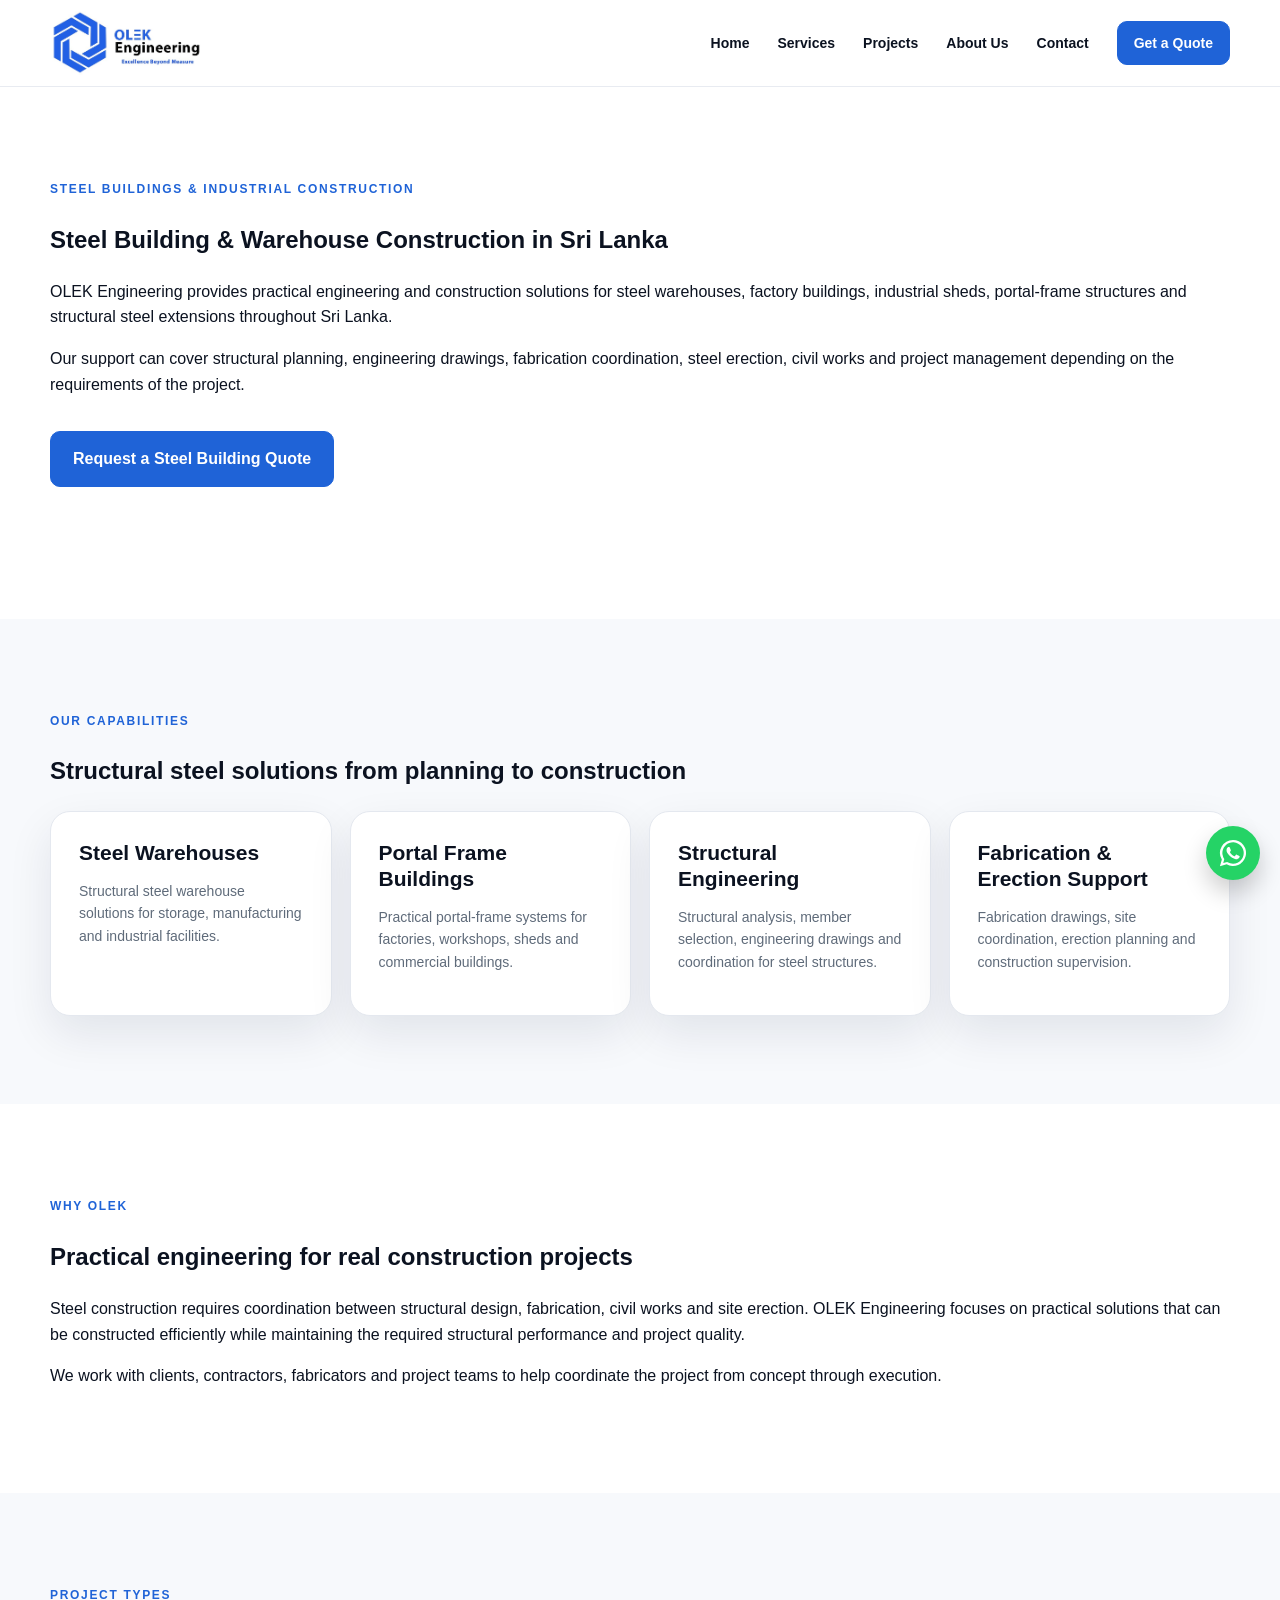
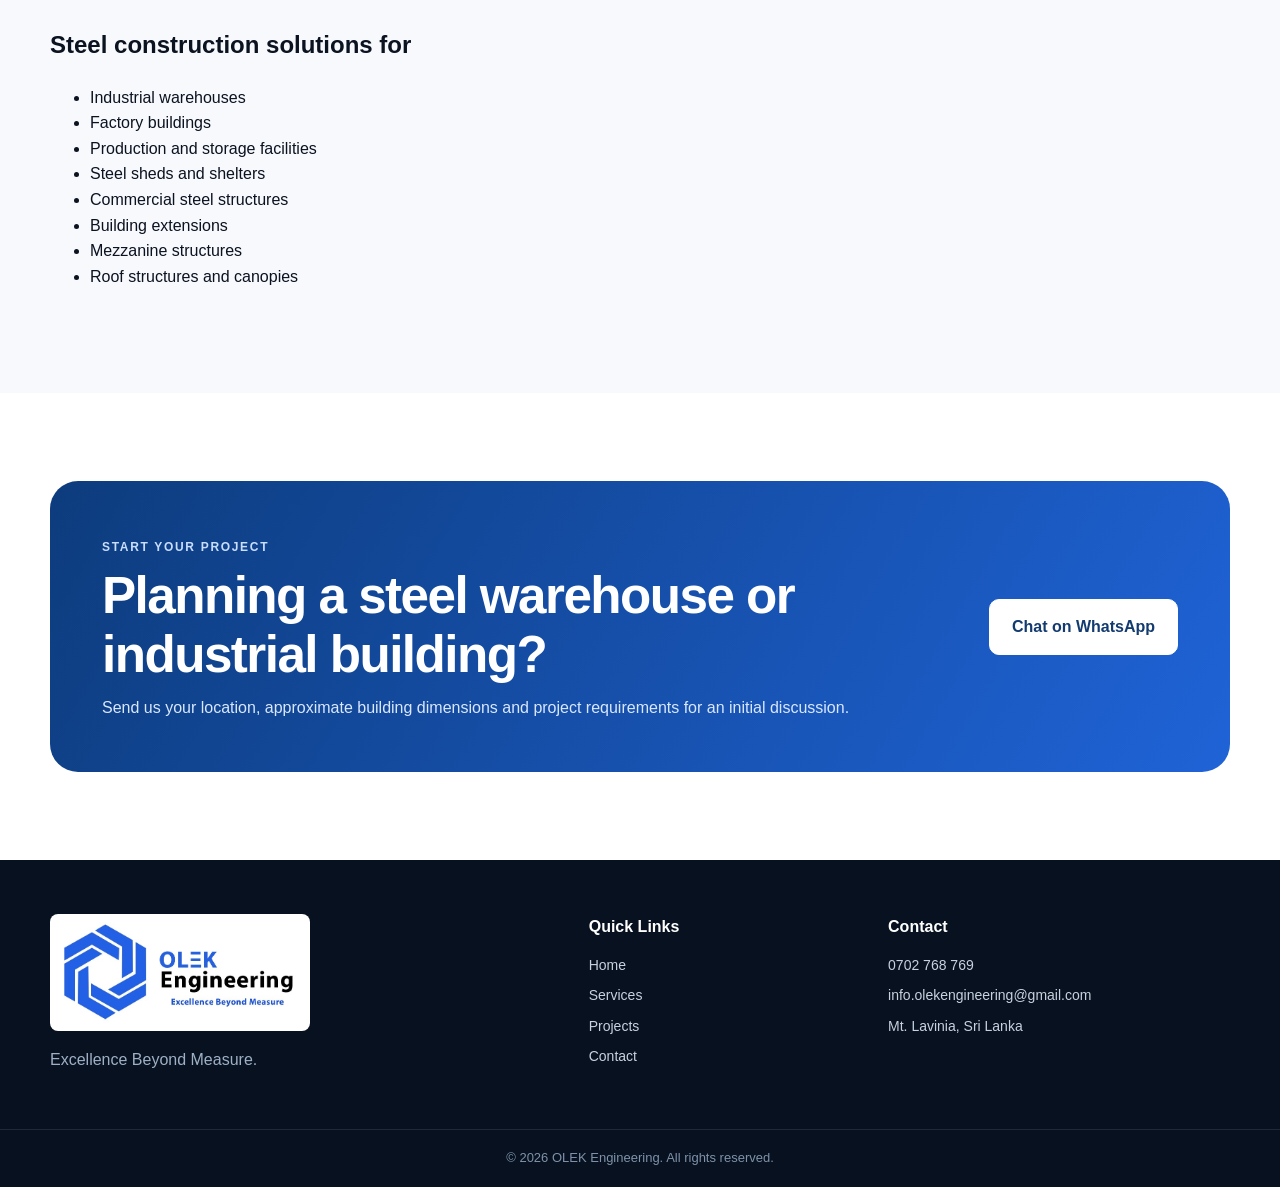
<file: steel-building-construction.html>
<!DOCTYPE html>
<html lang="en">
<head>
  <meta charset="UTF-8">
  <meta name="viewport" content="width=device-width, initial-scale=1.0">

  <link rel="icon" type="image/png" sizes="48x48" href="/favicon.png">

  <title>Steel Building & Warehouse Construction Sri Lanka | OLEK Engineering</title>

  <meta name="description" content="OLEK Engineering provides steel building, warehouse, portal frame and industrial structural steel construction services in Sri Lanka, including engineering, fabrication coordination, erection and project management.">

  <link rel="canonical" href="https://olek.lk/steel-building-construction.html">

  <link rel="stylesheet" href="styles.css?v=5">
</head>

<body>

<header class="site-header">
  <div class="container nav-wrap">

    <a href="/" class="brand">
      <img src="assets/olek-logo.jpg" alt="OLEK Engineering">
    </a>

    <button class="menu-toggle" aria-label="Open menu">☰</button>

    <nav class="main-nav">
      <a href="/">Home</a>
      <a href="/#services">Services</a>
      <a href="/#projects">Projects</a>
      <a href="/#about">About Us</a>
      <a href="/#contact">Contact</a>

      <a
        class="btn btn-sm"
        href="https://wa.me/94702768769?text=Hi%20OLEK%20Engineering%2C%20I%20would%20like%20to%20discuss%20a%20steel%20building%20project."
        target="_blank"
        rel="noopener">
        Get a Quote
      </a>
    </nav>

  </div>
</header>


<main>

  <section class="section">
    <div class="container">

      <span class="section-kicker">
        STEEL BUILDINGS & INDUSTRIAL CONSTRUCTION
      </span>

      <h1>
        Steel Building & Warehouse Construction in Sri Lanka
      </h1>

      <p>
        OLEK Engineering provides practical engineering and construction
        solutions for steel warehouses, factory buildings, industrial sheds,
        portal-frame structures and structural steel extensions throughout
        Sri Lanka.
      </p>

      <p>
        Our support can cover structural planning, engineering drawings,
        fabrication coordination, steel erection, civil works and project
        management depending on the requirements of the project.
      </p>

      <div class="hero-actions">

        <a
          class="btn"
          href="https://wa.me/94702768769?text=Hi%20OLEK%20Engineering%2C%20I%20need%20a%20quotation%20for%20a%20steel%20building%20or%20warehouse."
          target="_blank"
          rel="noopener">
          Request a Steel Building Quote
        </a>

        <a class="btn btn-outline" href="/#projects">
          View Our Projects
        </a>

      </div>

    </div>
  </section>


  <section class="section alt">
    <div class="container">

      <span class="section-kicker">OUR CAPABILITIES</span>

      <h2>
        Structural steel solutions from planning to construction
      </h2>

      <div class="service-grid">

        <article class="service-card">
          <h3>Steel Warehouses</h3>
          <p>
            Structural steel warehouse solutions for storage,
            manufacturing and industrial facilities.
          </p>
        </article>

        <article class="service-card">
          <h3>Portal Frame Buildings</h3>
          <p>
            Practical portal-frame systems for factories,
            workshops, sheds and commercial buildings.
          </p>
        </article>

        <article class="service-card">
          <h3>Structural Engineering</h3>
          <p>
            Structural analysis, member selection, engineering
            drawings and coordination for steel structures.
          </p>
        </article>

        <article class="service-card">
          <h3>Fabrication & Erection Support</h3>
          <p>
            Fabrication drawings, site coordination,
            erection planning and construction supervision.
          </p>
        </article>

      </div>

    </div>
  </section>


  <section class="section">
    <div class="container">

      <span class="section-kicker">WHY OLEK</span>

      <h2>
        Practical engineering for real construction projects
      </h2>

      <p>
        Steel construction requires coordination between structural design,
        fabrication, civil works and site erection. OLEK Engineering focuses
        on practical solutions that can be constructed efficiently while
        maintaining the required structural performance and project quality.
      </p>

      <p>
        We work with clients, contractors, fabricators and project teams to
        help coordinate the project from concept through execution.
      </p>

    </div>
  </section>


  <section class="section alt">
    <div class="container">

      <span class="section-kicker">PROJECT TYPES</span>

      <h2>
        Steel construction solutions for
      </h2>

      <ul>
        <li>Industrial warehouses</li>
        <li>Factory buildings</li>
        <li>Production and storage facilities</li>
        <li>Steel sheds and shelters</li>
        <li>Commercial steel structures</li>
        <li>Building extensions</li>
        <li>Mezzanine structures</li>
        <li>Roof structures and canopies</li>
      </ul>

    </div>
  </section>


  <section class="cta section">
    <div class="container cta-box">

      <div>
        <span class="section-kicker light">
          START YOUR PROJECT
        </span>

        <h2>
          Planning a steel warehouse or industrial building?
        </h2>

        <p>
          Send us your location, approximate building dimensions
          and project requirements for an initial discussion.
        </p>
      </div>

      <a
        class="btn btn-light"
        href="https://wa.me/94702768769?text=Hi%20OLEK%20Engineering%2C%20I%20would%20like%20to%20discuss%20a%20steel%20building%20project."
        target="_blank"
        rel="noopener">
        Chat on WhatsApp
      </a>

    </div>
  </section>

</main>


<footer>
  <div class="container footer-grid">

    <div class="footer-brand">
      <img src="assets/olek-logo.jpg" alt="OLEK Engineering">
      <p>Excellence Beyond Measure.</p>
    </div>

    <div>
      <strong>Quick Links</strong>
      <a href="/">Home</a>
      <a href="/#services">Services</a>
      <a href="/#projects">Projects</a>
      <a href="/#contact">Contact</a>
    </div>

    <div>
      <strong>Contact</strong>
      <a href="tel:+94702768769">0702 768 769</a>
      <a href="mailto:info.olekengineering@gmail.com">
        info.olekengineering@gmail.com
      </a>
      <span>Mt. Lavinia, Sri Lanka</span>
    </div>

  </div>

  <div class="copyright">
    © 2026 OLEK Engineering. All rights reserved.
  </div>
</footer>


<a
  class="floating-whatsapp"
  href="https://wa.me/94702768769"
  target="_blank"
  rel="noopener"
  aria-label="WhatsApp OLEK Engineering">

  <svg viewBox="0 0 32 32" aria-hidden="true">
    <path fill="currentColor"
      d="M16.04 2.003A13.9 13.9 0 0 0 4.1 23.02L2.05 30l7.14-1.87A13.94 13.94 0 1 0 16.04 2.003zm0 25.37a11.35 11.35 0 0 1-5.79-1.58l-.41-.24-4.24 1.11 1.13-4.13-.27-.42a11.37 11.37 0 1 1 9.58 5.26zm6.24-8.51c-.34-.17-2.02-1-2.34-1.11-.31-.12-.54-.17-.77.17-.23.34-.88 1.11-1.08 1.34-.2.23-.4.26-.74.09-.34-.17-1.44-.53-2.74-1.69-1.01-.9-1.7-2.02-1.9-2.36-.2-.34-.02-.52.15-.69.15-.15.34-.4.51-.6.17-.2.23-.34.34-.57.11-.23.06-.43-.03-.6-.09-.17-.77-1.85-1.05-2.54-.28-.67-.56-.58-.77-.59h-.66c-.23 0-.6.09-.91.43-.31.34-1.2 1.17-1.2 2.85s1.23 3.31 1.4 3.54c.17.23 2.42 3.69 5.86 5.17.82.35 1.46.57 1.96.73.82.26 1.57.22 2.16.13.66-.1 2.02-.83 2.31-1.63.29-.8.29-1.48.2-1.63-.08-.14-.31-.23-.65-.4z">
    </path>
  </svg>

</a>

<script src="script.js"></script>

</body>
</html>
</file>
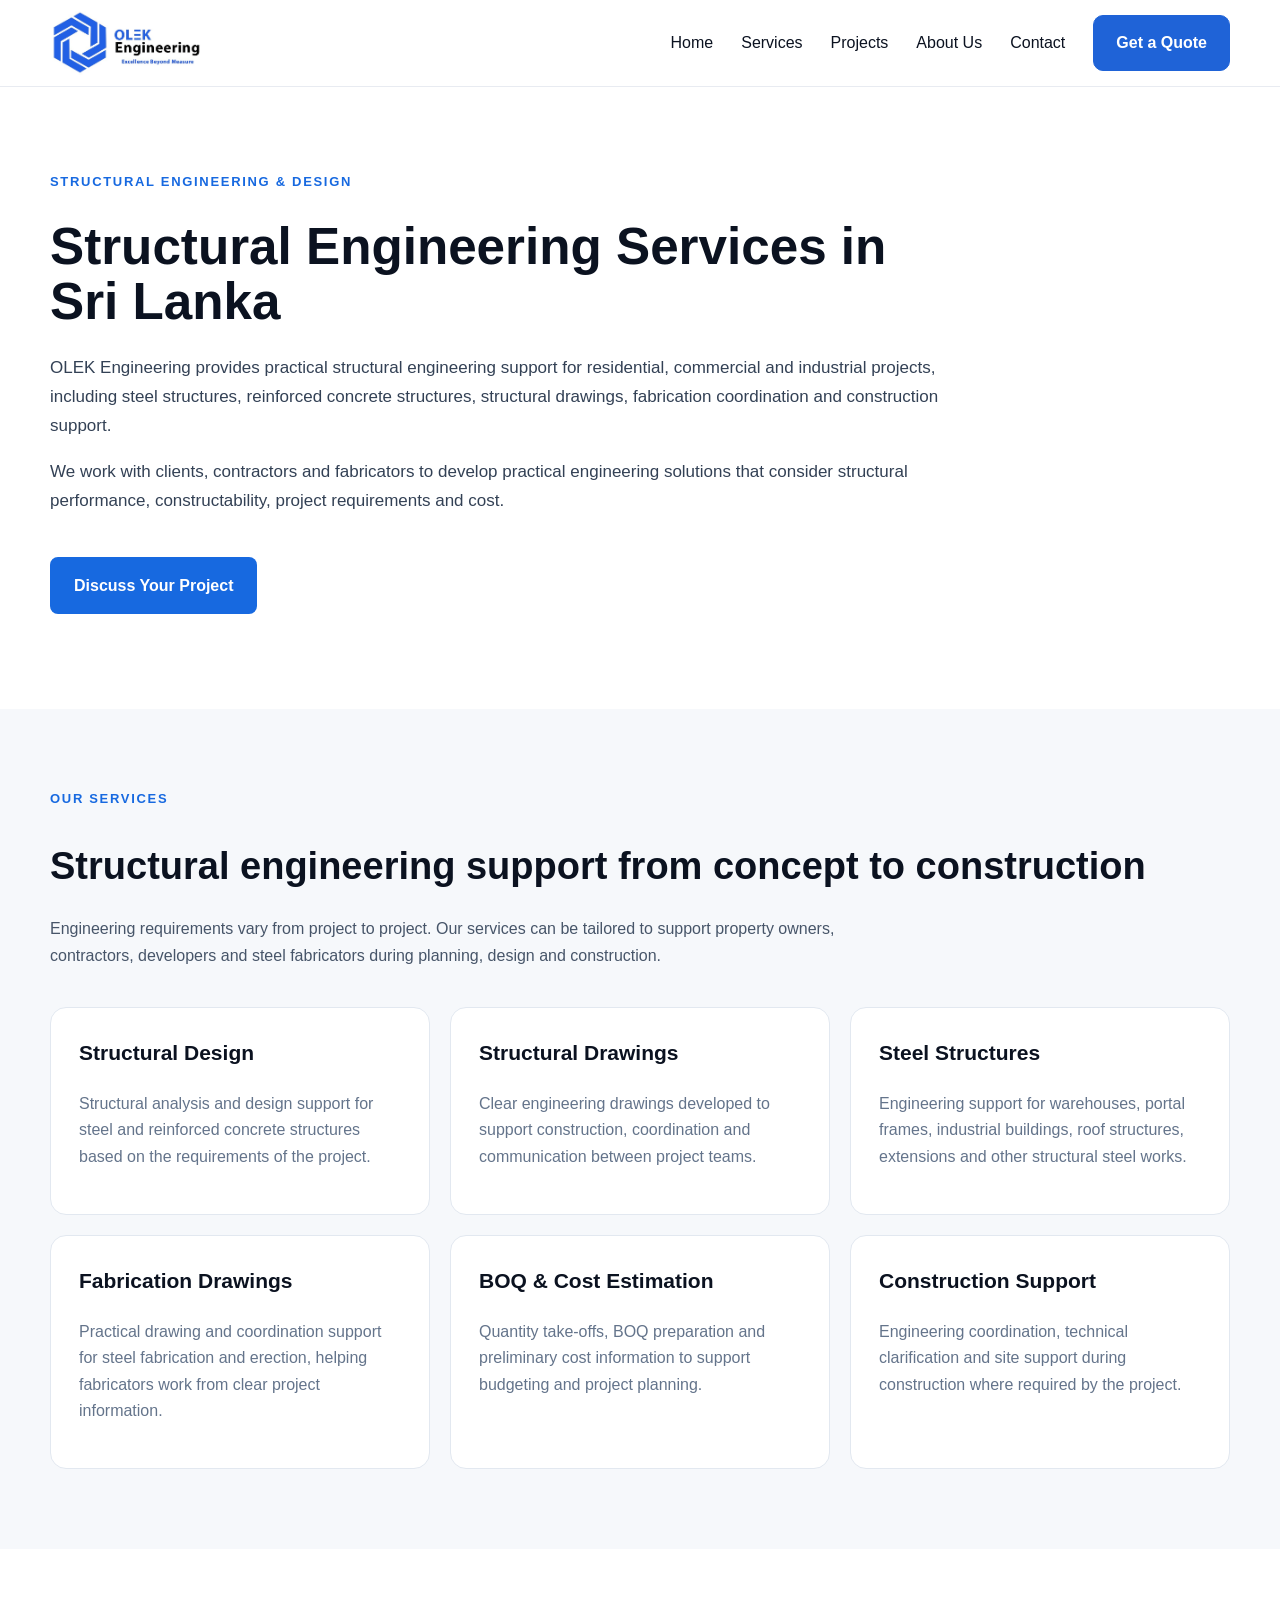
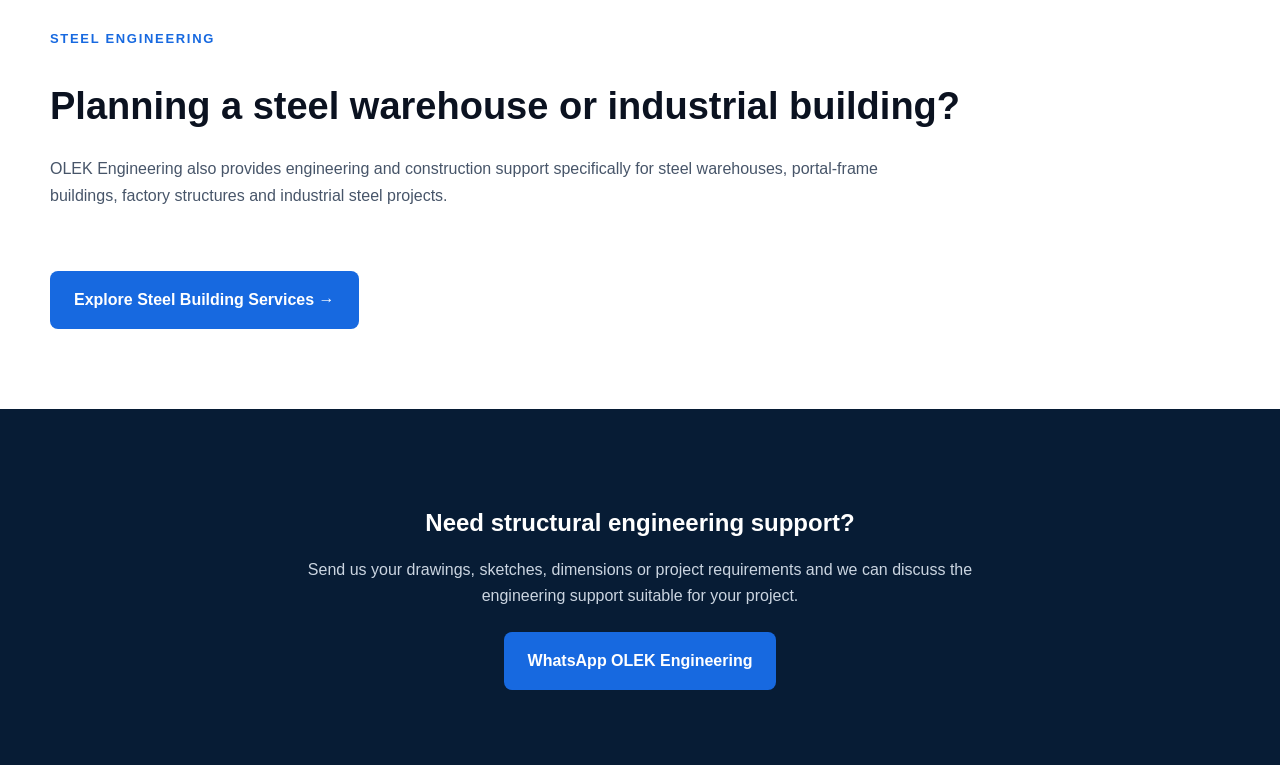
<file: structural-engineering.html>
<!DOCTYPE html>
<html lang="en">
<head>
  <meta charset="UTF-8">
  <meta name="viewport" content="width=device-width, initial-scale=1.0">

  <title>Structural Engineering Services Sri Lanka | OLEK Engineering</title>

  <meta name="description"
        content="Structural engineering services in Sri Lanka for steel and concrete structures, structural design, engineering drawings, fabrication drawings, BOQs and project support.">

  <link rel="canonical" href="https://olek.lk/structural-engineering.html">
  <link rel="icon" type="image/png" href="/favicon.png">

  <link rel="stylesheet" href="styles.css?v=6">

  <style>
    .site-header .nav {
    display: flex !important;
    align-items: center !important;
    gap: 28px !important;
  }

  .site-header .nav > a {
    display: inline-block !important;
    margin: 0 !important;
  }

    .seo-page {
      background: #fff;
      color: #0b1220;
    }

    .seo-container {
      width: min(1180px, calc(100% - 40px));
      margin: 0 auto;
    }
    

    .seo-hero {
      padding: 85px 0 95px;
    }

    .seo-eyebrow {
      color: #1769e0;
      font-size: 13px;
      font-weight: 800;
      letter-spacing: .13em;
      text-transform: uppercase;
      margin-bottom: 26px;
    }

    .seo-hero h1 {
      font-size: clamp(34px, 4vw, 54px);
      line-height: 1.08;
      max-width: 900px;
      margin: 0 0 25px;
    }

    .seo-hero p {
      max-width: 930px;
      font-size: 17px;
      line-height: 1.7;
      color: #334155;
    }

    .seo-button {
      display: inline-block;
      margin-top: 24px;
      padding: 16px 24px;
      border-radius: 8px;
      background: #1769e0;
      color: #fff;
      font-weight: 700;
      text-decoration: none;
    }

    .seo-section {
      padding: 80px 0;
      background: #f6f8fb;
    }

    .seo-section.white {
      background: #fff;
    }

    .seo-section h2 {
      font-size: clamp(28px, 3vw, 38px);
      margin: 0 0 18px;
    }

    .seo-intro {
      max-width: 850px;
      color: #475569;
      line-height: 1.7;
      margin-bottom: 38px;
    }

    .seo-grid {
      display: grid;
      grid-template-columns: repeat(3, 1fr);
      gap: 20px;
    }

    .seo-card {
      background: #fff;
      border: 1px solid #e2e8f0;
      border-radius: 16px;
      padding: 28px;
    }

    .seo-card h3 {
      margin-top: 0;
      font-size: 21px;
    }

    .seo-card p {
      color: #64748b;
      line-height: 1.65;
    }

    .seo-cta {
      padding: 75px 0;
      text-align: center;
      background: #071c35;
      color: #fff;
    }

    .seo-cta h2 {
      color: #fff;
      margin-bottom: 15px;
    }

    .seo-cta p {
      color: #cbd5e1;
      max-width: 700px;
      margin: 0 auto;
    }

    @media (max-width: 800px) {
      .seo-grid {
        grid-template-columns: 1fr;
      }

      .seo-hero {
        padding: 60px 0 70px;
      }
    }
  </style>
</head>

<body class="seo-page">

<header class="site-header">
  <div class="container nav-wrap">

    <a class="brand" href="/">
      <img src="assets/olek-logo.jpg" alt="OLEK Engineering">
    </a>

    <nav class="nav">
      <a href="/#home">Home</a>
      <a href="/#services">Services</a>
      <a href="/#projects">Projects</a>
      <a href="/#about">About Us</a>
      <a href="/#contact">Contact</a>
      <a class="btn primary small" href="/#contact">Get a Quote</a>
    </nav>

  </div>
</header>


<main>

  <section class="seo-hero">
    <div class="seo-container">

      <div class="seo-eyebrow">
        STRUCTURAL ENGINEERING & DESIGN
      </div>

      <h1>
        Structural Engineering Services in Sri Lanka
      </h1>

      <p>
        OLEK Engineering provides practical structural engineering support
        for residential, commercial and industrial projects, including steel
        structures, reinforced concrete structures, structural drawings,
        fabrication coordination and construction support.
      </p>

      <p>
        We work with clients, contractors and fabricators to develop practical
        engineering solutions that consider structural performance,
        constructability, project requirements and cost.
      </p>

      <a class="seo-button"
         href="https://wa.me/94702768769?text=Hello%20OLEK%20Engineering,%20I%20would%20like%20to%20discuss%20a%20structural%20engineering%20project.">
        Discuss Your Project
      </a>

    </div>
  </section>


  <section class="seo-section">

    <div class="seo-container">

      <div class="seo-eyebrow">OUR SERVICES</div>

      <h2>Structural engineering support from concept to construction</h2>

      <p class="seo-intro">
        Engineering requirements vary from project to project. Our services
        can be tailored to support property owners, contractors, developers
        and steel fabricators during planning, design and construction.
      </p>

      <div class="seo-grid">

        <div class="seo-card">
          <h3>Structural Design</h3>
          <p>
            Structural analysis and design support for steel and reinforced
            concrete structures based on the requirements of the project.
          </p>
        </div>

        <div class="seo-card">
          <h3>Structural Drawings</h3>
          <p>
            Clear engineering drawings developed to support construction,
            coordination and communication between project teams.
          </p>
        </div>

        <div class="seo-card">
          <h3>Steel Structures</h3>
          <p>
            Engineering support for warehouses, portal frames, industrial
            buildings, roof structures, extensions and other structural
            steel works.
          </p>
        </div>

        <div class="seo-card">
          <h3>Fabrication Drawings</h3>
          <p>
            Practical drawing and coordination support for steel fabrication
            and erection, helping fabricators work from clear project
            information.
          </p>
        </div>

        <div class="seo-card">
          <h3>BOQ & Cost Estimation</h3>
          <p>
            Quantity take-offs, BOQ preparation and preliminary cost
            information to support budgeting and project planning.
          </p>
        </div>

        <div class="seo-card">
          <h3>Construction Support</h3>
          <p>
            Engineering coordination, technical clarification and site
            support during construction where required by the project.
          </p>
        </div>

      </div>

    </div>
  </section>


  <section class="seo-section white">

    <div class="seo-container">

      <div class="seo-eyebrow">STEEL ENGINEERING</div>

      <h2>Planning a steel warehouse or industrial building?</h2>

      <p class="seo-intro">
        OLEK Engineering also provides engineering and construction support
        specifically for steel warehouses, portal-frame buildings, factory
        structures and industrial steel projects.
      </p>

      <a class="seo-button" href="/steel-building-construction.html">
        Explore Steel Building Services →
      </a>

    </div>

  </section>


  <section class="seo-cta">

    <div class="seo-container">

      <h2>Need structural engineering support?</h2>

      <p>
        Send us your drawings, sketches, dimensions or project requirements
        and we can discuss the engineering support suitable for your project.
      </p>

      <a class="seo-button"
         href="https://wa.me/94702768769?text=Hello%20OLEK%20Engineering,%20I%20need%20structural%20engineering%20support.">
        WhatsApp OLEK Engineering
      </a>

    </div>

  </section>

</main>

</body>
</html>
</file>
<file: styles.css>
:root{
  --blue:#1f63d7;
  --blue-dark:#1049a8;
  --ink:#0b1220;
  --muted:#5f6b7a;
  --line:#e4e8ef;
  --bg:#f7f9fc;
  --white:#fff;
  --radius:20px;
  --shadow:0 18px 45px rgba(10,25,50,.09);
}
*{box-sizing:border-box}
html{scroll-behavior:smooth}
body{
  margin:0;
  font-family:Inter,Arial,sans-serif;
  color:var(--ink);
  background:#fff;
  line-height:1.6;
}
img{max-width:100%;display:block}
a{text-decoration:none;color:inherit}
.container{width:min(1180px,calc(100% - 40px));margin:auto}
.section{padding:88px 0}
.alt{background:var(--bg)}
.site-header{
  position:sticky;top:0;z-index:100;
  background:rgba(255,255,255,.94);
  backdrop-filter:blur(12px);
  border-bottom:1px solid rgba(228,232,239,.85)
}
.nav-wrap{height:86px;display:flex;align-items:center;justify-content:space-between;gap:30px}
.brand img{width:245px;height:64px;object-fit:contain;object-position:left center}
.main-nav{display:flex;align-items:center;gap:28px;font-size:14px;font-weight:600}
.main-nav>a:not(.btn):hover{color:var(--blue)}
.menu-toggle{display:none;border:0;background:none;font-size:28px}
.btn{
  display:inline-flex;align-items:center;justify-content:center;
  border-radius:10px;padding:14px 22px;
  background:var(--blue);color:#fff;font-weight:700;
  border:1px solid var(--blue);
  transition:.2s ease;
}
.btn:hover{transform:translateY(-2px);background:var(--blue-dark)}
.btn-sm{padding:10px 16px}
.btn-outline{background:transparent;border-color:#fff;color:#fff}
.btn-outline:hover{background:#fff;color:var(--ink)}
.hero{
  position:relative;overflow:hidden;
  min-height:690px;display:grid;align-items:center;
  background:
    radial-gradient(circle at 80% 20%,rgba(63,137,255,.24),transparent 28%),
    linear-gradient(120deg,#07111f 0%,#0a1e38 55%,#123762 100%);
  color:#fff;
}
.hero:after{
  content:"";position:absolute;inset:0;opacity:.16;
  background-image:linear-gradient(rgba(255,255,255,.08) 1px,transparent 1px),
                   linear-gradient(90deg,rgba(255,255,255,.08) 1px,transparent 1px);
  background-size:42px 42px;
}
.hero-grid{position:relative;z-index:2;display:grid;grid-template-columns:1.15fr .85fr;gap:80px;align-items:center}
.eyebrow,.section-kicker{
  display:inline-block;text-transform:uppercase;letter-spacing:.14em;
  font-size:12px;font-weight:800;color:var(--blue);
}
.eyebrow{color:#8db6ff}
.hero h1{
  font-family:Manrope,Inter,sans-serif;
  font-size:clamp(52px,6vw,78px);
  line-height:1.02;margin:18px 0 24px;letter-spacing:-.04em
}
.hero h1 span{color:#6fa3ff}
.hero p{font-size:19px;color:#c5d2e3;max-width:720px}
.hero-actions{display:flex;gap:14px;margin:34px 0 44px;flex-wrap:wrap}
.hero-trust{display:grid;grid-template-columns:repeat(3,1fr);gap:20px;border-top:1px solid rgba(255,255,255,.16);padding-top:24px}
.hero-trust strong{display:block;font-size:15px}
.hero-trust span{display:block;color:#9fb0c5;font-size:12px;margin-top:3px}
.hero-card{
  min-height:430px;border:1px solid rgba(255,255,255,.18);
  background:linear-gradient(160deg,rgba(255,255,255,.10),rgba(255,255,255,.025));
  border-radius:28px;position:relative;overflow:hidden;box-shadow:0 35px 70px rgba(0,0,0,.25)
}
.blueprint-grid{
  position:absolute;inset:0;
  background-image:linear-gradient(rgba(255,255,255,.08) 1px,transparent 1px),
  linear-gradient(90deg,rgba(255,255,255,.08) 1px,transparent 1px);
  background-size:28px 28px;
}
.hero-card:before{
  content:"";position:absolute;width:300px;height:300px;border:2px solid rgba(106,158,255,.45);
  transform:rotate(45deg);right:-100px;top:55px
}
.hero-card-content{position:absolute;left:42px;bottom:42px}
.hero-card-content span{font-size:13px;color:#a9c5f5;text-transform:uppercase;letter-spacing:.13em}
.hero-card-content h3{font-size:38px;line-height:1.1;margin:10px 0}
.hero-card-content p{font-size:15px;margin:0;color:#aac0db}
.intro-grid{display:grid;grid-template-columns:1.1fr .9fr;gap:80px;align-items:end}
.intro h2,.section-heading h2,.about h2,.contact h2,.cta h2{
  font-family:Manrope,Inter,sans-serif;font-size:clamp(34px,4vw,52px);line-height:1.15;letter-spacing:-.03em;margin:12px 0
}
.intro-grid>p{color:var(--muted);font-size:18px}
.section-heading{text-align:center;max-width:760px;margin:0 auto 46px}
.section-heading.left{text-align:left;margin-left:0}
.section-heading p{color:var(--muted)}
.service-grid{display:grid;grid-template-columns:repeat(4,1fr);gap:18px}
.service-card{
  border:1px solid var(--line);border-radius:var(--radius);
  padding:28px;background:#fff;position:relative;box-shadow:var(--shadow)
}
.service-no{
  position:absolute;right:20px;top:18px;font-size:12px;font-weight:800;
  color:#a0a8b6
}
.service-icon{
  width:52px;height:52px;border-radius:14px;
  background:#edf4ff;color:var(--blue);display:grid;place-items:center;
  font-size:28px;font-weight:800;margin-bottom:22px
}

.service-icon svg{
  width:26px;
  height:26px;
  fill:none;
  stroke:currentColor;
  stroke-width:1.8;
  stroke-linecap:round;
  stroke-linejoin:round;
  display:block;
}
.service-card h3{font-size:21px;line-height:1.25;margin:0 0 12px}
.service-card p{color:var(--muted);font-size:14px}
.service-card ul{padding-left:18px;margin:18px 0 0;color:#344054;font-size:14px}
.category-image{width:100%;border-radius:22px;box-shadow:var(--shadow);border:1px solid var(--line)}
.project-grid{display:grid;grid-template-columns:repeat(2,1fr);gap:22px}
.project-card{
  min-height:330px;border-radius:24px;position:relative;overflow:hidden;
  box-shadow:var(--shadow);background:#1a2b45
}
.project-card:before{
  content:"";position:absolute;inset:0;
  background:
   linear-gradient(to top,rgba(5,12,23,.88),rgba(5,12,23,.1)),
   radial-gradient(circle at 20% 20%,rgba(65,131,232,.6),transparent 35%);
}
.project-a{background:linear-gradient(135deg,#2f3c51,#6f7f94)}
.project-b{background:linear-gradient(135deg,#254c72,#8ba5bd)}
.project-c{background:linear-gradient(135deg,#17395c,#366d9f)}
.project-d{background:linear-gradient(135deg,#514437,#9a8068)}
.project-content{position:absolute;left:28px;bottom:26px;color:#fff}
.project-content span{font-size:12px;text-transform:uppercase;letter-spacing:.15em;color:#a9c8ff}
.project-content h3{font-size:28px;margin:7px 0 0}
.about-grid{display:grid;grid-template-columns:.9fr 1.1fr;gap:70px;align-items:center}
.about-panel{height:430px;background:linear-gradient(135deg,#0b1b31,#164e94);border-radius:28px;position:relative;overflow:hidden}
.about-mark{position:absolute;left:40px;bottom:35px;font:bold 70px Manrope;color:#fff;letter-spacing:-.05em}
.about p{color:var(--muted);font-size:17px}
.values{display:grid;grid-template-columns:repeat(3,1fr);gap:14px;margin-top:28px}
.values div{border-top:2px solid var(--blue);padding-top:12px}
.values strong{display:block;color:var(--blue);font-size:13px}
.values span{font-weight:700;font-size:14px}
.cta{background:#fff}
.cta-box{
  padding:52px;border-radius:28px;background:linear-gradient(120deg,#0d3c7d,#1f63d7);
  color:#fff;display:flex;align-items:center;justify-content:space-between;gap:30px
}
.cta h2{max-width:760px;margin:8px 0 10px}
.cta p{margin:0;color:#d9e8ff}
.light{color:#c9ddff}
.btn-light{background:#fff;color:#133b70;border-color:#fff}
.contact-grid{display:grid;grid-template-columns:.9fr 1.1fr;gap:80px}
.contact-list{display:grid;gap:12px;margin-top:32px}
.contact-list>a,.contact-list>div{
  border-bottom:1px solid var(--line);padding:14px 0;display:flex;flex-direction:column
}
.contact-list span{font-size:12px;color:var(--muted);text-transform:uppercase;letter-spacing:.1em}
.contact-list strong{font-size:17px}
.contact-form{border:1px solid var(--line);border-radius:22px;padding:30px;box-shadow:var(--shadow)}
.contact-form h3{font-size:26px;margin-top:0}
.contact-form label{display:block;font-size:13px;font-weight:700;margin:16px 0}
.contact-form input,.contact-form select,.contact-form textarea{
  width:100%;margin-top:7px;padding:13px 14px;border:1px solid #d8dee8;border-radius:10px;
  font:inherit;background:#fff
}
.contact-form small{display:block;color:var(--muted);margin-top:12px}
footer{background:#07111f;color:#c8d2df;padding-top:54px}
.footer-grid{display:grid;grid-template-columns:1.4fr .7fr 1fr;gap:60px;padding-bottom:40px}
.footer-brand img{width:260px;background:#fff;border-radius:8px;padding:8px}
.footer-brand p{color:#9eb0c6}
.footer-grid strong{color:#fff;display:block;margin-bottom:14px}
.footer-grid a,.footer-grid span{display:block;margin:8px 0;font-size:14px}
.copyright{text-align:center;padding:18px;border-top:1px solid rgba(255,255,255,.1);font-size:13px;color:#7f92aa}
.floating-whatsapp{
  position:fixed;right:20px;bottom:20px;width:54px;height:54px;border-radius:50%;
  display:grid;place-items:center;background:#25D366;color:#fff;font-weight:800;
  box-shadow:0 12px 25px rgba(0,0,0,.2);z-index:50
}
@media(max-width:980px){
  .main-nav{display:none;position:absolute;top:86px;left:0;right:0;background:#fff;padding:24px 28px;flex-direction:column;align-items:flex-start;border-bottom:1px solid var(--line)}
  .main-nav.open{display:flex}
  .menu-toggle{display:block}
  .hero-grid,.intro-grid,.about-grid,.contact-grid{grid-template-columns:1fr}
  .hero-card{display:block}
  .service-grid{grid-template-columns:repeat(2,1fr)}
}
@media(max-width:680px){
  .container{width:min(100% - 28px,1180px)}
  .section{padding:68px 0}
  .brand img{width:200px;height:56px}
  .nav-wrap{height:76px}
  .main-nav{top:76px}
  .hero{min-height:670px}
  .hero h1{font-size:48px}
  .hero p{font-size:17px}
  .hero-trust{grid-template-columns:1fr}
  .service-grid,.project-grid,.values{grid-template-columns:1fr}
  .cta-box{padding:34px 26px;align-items:flex-start;flex-direction:column}
  .footer-grid{grid-template-columns:1fr}
}


/* ========================================
   OLEK SERVICES IMAGE SLIDER
======================================== */

.service-slider {
  position: relative;
  width: 100%;
  height: 520px;
  margin: 35px 0 50px;
  overflow: hidden;
  border-radius: 18px;
  background: #111;
  box-shadow: 0 18px 45px rgba(0, 0, 0, 0.18);
}

.service-slide {
  position: absolute;
  inset: 0;
  opacity: 0;
  transform: translateX(60px);
  transition:
    opacity 0.8s ease,
    transform 0.8s ease;
  pointer-events: none;
}

.service-slide.active {
  opacity: 1;
  transform: translateX(0);
  pointer-events: auto;
}

.service-slide img {
  width: 100%;
  height: 100%;
  object-fit: cover;
  display: block;
}

.service-slide::after {
  content: "";
  position: absolute;
  inset: 0;
  background: linear-gradient(
    90deg,
    rgba(5, 15, 30, 0.72) 0%,
    rgba(5, 15, 30, 0.45) 38%,
    rgba(5, 15, 30, 0.10) 65%,
    rgba(5, 15, 30, 0.00) 100%
  );
}
.service-slide img {
  opacity: 1 !important;
  visibility: visible !important;
}

.slide-overlay {
  position: absolute;
  z-index: 2;
  left: 7%;
  bottom: 14%;
  max-width: 520px;
  color: #fff;
}

.slide-overlay span {
  display: inline-block;
  margin-bottom: 12px;
  font-size: 13px;
  font-weight: 700;
  letter-spacing: 2px;
  text-transform: uppercase;
  color: #f0a51a;
}

.slide-overlay h3 {
  margin: 0 0 14px;
  color: #fff;
  font-size: clamp(28px, 4vw, 48px);
  line-height: 1.08;
}

.slide-overlay p {
  margin: 0;
  color: rgba(255, 255, 255, 0.88);
  font-size: 16px;
  line-height: 1.7;
}

.slider-arrow {
  position: absolute;
  z-index: 5;
  top: 50%;
  transform: translateY(-50%);
  width: 46px;
  height: 46px;
  border: 1px solid rgba(255, 255, 255, 0.45);
  border-radius: 50%;
  background: rgba(0, 0, 0, 0.32);
  color: #fff;
  font-size: 24px;
  cursor: pointer;
  transition: 0.3s ease;
}

.slider-arrow:hover {
  background: #f0a51a;
  border-color: #f0a51a;
}

.slider-prev {
  left: 20px;
}

.slider-next {
  right: 20px;
}

.slider-dots {
  position: absolute;
  z-index: 5;
  bottom: 22px;
  right: 30px;
  display: flex;
  gap: 9px;
}

.slider-dot {
  width: 9px;
  height: 9px;
  padding: 0;
  border: none;
  border-radius: 50%;
  background: rgba(255, 255, 255, 0.55);
  cursor: pointer;
  transition: 0.3s ease;
}

.slider-dot.active {
  width: 28px;
  border-radius: 10px;
  background: #f0a51a;
}

/* Mobile */
@media (max-width: 768px) {
  .service-slider {
    height: 430px;
    border-radius: 12px;
  }

  .slide-overlay {
    left: 7%;
    right: 7%;
    bottom: 15%;
    max-width: none;
  }

  .slide-overlay h3 {
    font-size: 29px;
  }

  .slide-overlay p {
    font-size: 14px;
  }

  .slider-arrow {
    width: 38px;
    height: 38px;
    font-size: 19px;
  }

  .slider-prev {
    left: 10px;
  }

  .slider-next {
    right: 10px;
  }

  .slider-dots {
    right: 20px;
    bottom: 18px;
  }
}
/* =========================================
   HOMEPAGE HERO VIDEO
========================================= */

.hero-video-card {
  position: relative;
  overflow: hidden;
  background: #06172b;
}

.hero-video {
  position: absolute;
  inset: 0;
  width: 100%;
  height: 100%;
  object-fit: cover;
  z-index: 0;
}

.hero-video-overlay {
  position: absolute;
  inset: 0;
  background: linear-gradient(
    90deg,
    rgba(4, 18, 35, 0.72) 0%,
    rgba(4, 18, 35, 0.42) 55%,
    rgba(4, 18, 35, 0.18) 100%
  );
  z-index: 1;
  pointer-events: none;
}

.hero-video-card .hero-card-content {
  position: relative;
  z-index: 2;
}
/* =========================================
   PROFESSIONAL EXPERIENCE PROJECT
========================================= */

.experience-project {
  margin-top: 42px;
  border: 1px solid #e6ebf2;
  border-radius: 22px;
  overflow: hidden;
  background: #fff;
  box-shadow: 0 18px 45px rgba(10, 25, 50, 0.08);
}

.experience-cover {
  position: relative;
  height: 430px;
  overflow: hidden;
  background: #0b1f36;
}

.experience-cover img {
  width: 100%;
  height: 100%;
  object-fit: cover;
  display: block;
}

.experience-badge {
  position: absolute;
  top: 24px;
  left: 24px;
  padding: 10px 16px;
  border-radius: 999px;
  background: rgba(15, 90, 210, 0.92);
  color: #fff;
  font-size: 12px;
  font-weight: 700;
  letter-spacing: 1.1px;
  text-transform: uppercase;
  backdrop-filter: blur(8px);
}

.experience-info {
  padding: 34px 36px 26px;
}

.experience-type {
  display: inline-block;
  margin-bottom: 10px;
  color: #1f63d7;
  font-size: 13px;
  font-weight: 700;
  letter-spacing: 1.2px;
  text-transform: uppercase;
}

.experience-info h3 {
  margin: 0 0 16px;
  font-size: clamp(28px, 4vw, 42px);
  line-height: 1.15;
  color: #0b1f36;
}

.experience-meta {
  display: flex;
  flex-wrap: wrap;
  gap: 12px 28px;
  margin-bottom: 18px;
  color: #4d5d73;
  font-size: 14px;
}

.experience-info p {
  margin: 0;
  max-width: 900px;
  color: #5a677a;
  line-height: 1.75;
  font-size: 16px;
}

.experience-gallery {
  display: grid;
  grid-template-columns: repeat(2, 1fr);
  gap: 14px;
  padding: 0 36px 28px;
}

.experience-gallery img {
  width: 100%;
  height: 260px;
  object-fit: cover;
  border-radius: 14px;
  display: block;
  transition: transform 0.35s ease;
}

.experience-gallery img:hover {
  transform: scale(1.02);
}

.experience-note {
  margin: 0 36px 34px;
  padding: 18px 20px;
  border-left: 4px solid #1f63d7;
  border-radius: 10px;
  background: #f5f8fc;
  color: #667085;
  font-size: 13px;
  line-height: 1.65;
}

@media (max-width: 768px) {
  .experience-cover {
    height: 280px;
  }

  .experience-info {
    padding: 26px 22px 20px;
  }

  .experience-gallery {
    grid-template-columns: 1fr;
    padding: 0 22px 22px;
  }

  .experience-gallery img {
    height: 220px;
  }

  .experience-note {
    margin: 0 22px 26px;
  }

  .experience-badge {
    top: 16px;
    left: 16px;
  }
}
/* Ja-Ela Project Stage Headings */

.project-stage {
  margin-top: 28px;
}

.project-stage h4 {
  margin: 0 0 16px;
  padding-bottom: 9px;
  border-bottom: 2px solid #2468d8;
  color: #0b1f36;
  font-size: 17px;
  font-weight: 800;
  letter-spacing: 1.2px;
  text-transform: uppercase;
}

.project-stage .experience-gallery {
  margin-bottom: 30px;
}

@media (max-width: 768px) {
  .project-stage {
    margin-top: 22px;
  }

  .project-stage h4 {
    font-size: 15px;
  }
}
/* About OLEK Video */


}
/* About OLEK - 16:9 Video */

/* About OLEK - Square Video */

.about-video-panel {
  width: 100%;
  aspect-ratio: 1 / 1;
  min-height: 0 !important;
  height: auto !important;
  padding: 0 !important;
  overflow: hidden;
  border-radius: 24px;
  background: #000;
}

.about-video {
  width: 100%;
  height: 100%;
  display: block;
  object-fit: cover;
  object-position: center;
}
/* ===== MOBILE HERO IMPROVEMENT ===== */
@media (max-width: 768px) {

  .hero {
    padding: 0;
  }

  .hero-grid {
    grid-template-columns: 1fr;
    gap: 30px;
  }

  .hero-copy h1 {
    font-size: clamp(48px, 13vw, 68px);
    line-height: 0.98;
    letter-spacing: -2px;
  }

  .hero-copy > p {
    font-size: 17px;
    line-height: 1.65;
    margin-top: 24px;
  }

  .hero-actions {
    display: grid;
    grid-template-columns: 1fr 1fr;
    gap: 12px;
    margin-top: 25px;
  }

  .hero-actions .btn {
    padding: 16px 10px;
    font-size: 14px;
    text-align: center;
    justify-content: center;
  }

  .hero-points {
    display: grid;
    grid-template-columns: repeat(3, 1fr);
    gap: 12px;
    margin-top: 35px;
    padding-top: 25px;
  }

  .hero-points strong {
    font-size: 14px;
  }

  .hero-points span {
    font-size: 11px;
    line-height: 1.3;
  }

  .hero-media {
    width: 100%;
    max-width: 420px;
    margin: 5px auto 0;
    aspect-ratio: 1 / 1;
  }

  .hero-media video {
    width: 100%;
    height: 100%;
    object-fit: cover;
  }
}
/* ===== OLEK MOBILE HERO FIX ===== */
@media (max-width: 768px) {

  .hero .container {
    padding-left: 24px !important;
    padding-right: 24px !important;
  }

  .hero-grid {
    grid-template-columns: 1fr !important;
    gap: 28px !important;
  }

  .hero h1 {
    font-size: 52px !important;
    line-height: 0.98 !important;
    letter-spacing: -1.8px !important;
    margin-bottom: 24px !important;
  }

  .hero-copy > p {
    font-size: 16px !important;
    line-height: 1.55 !important;
    margin-bottom: 26px !important;
  }

  .hero-actions {
    display: grid !important;
    grid-template-columns: 1fr 1fr !important;
    gap: 12px !important;
  }

  .hero-actions .btn {
    min-height: 54px !important;
    padding: 12px 8px !important;
    font-size: 14px !important;
    text-align: center !important;
    justify-content: center !important;
  }

  .hero-trust {
    display: grid !important;
    grid-template-columns: repeat(3, 1fr) !important;
    gap: 10px !important;
    margin-top: 28px !important;
    padding-top: 22px !important;
  }

  .hero-trust strong {
    font-size: 13px !important;
  }

  .hero-trust span {
    font-size: 10px !important;
    line-height: 1.25 !important;
  }

  .hero-video-card {
    width: 100% !important;
    max-width: 420px !important;
    margin: 0 auto !important;
  }
}
@media (max-width: 768px) {

  .hero h1 {
    font-size: 46px !important;
    line-height: 1 !important;
  }

  .hero-trust {
    padding-right: 55px !important;
  }

  .hero-trust strong {
    font-size: 12px !important;
  }

  .hero-trust span {
    font-size: 9px !important;
  }

  .whatsapp-float {
    width: 56px !important;
    height: 56px !important;
    font-size: 16px !important;
    right: 14px !important;
    bottom: 20px !important;
  }
}
.floating-whatsapp svg {
  width: 30px;
  height: 30px;
  display: block;
  color: #ffffff;
}
@media (max-width: 768px) {

  .hero-grid {
    display: flex !important;
    flex-direction: column !important;
  }

  .hero-video-card {
    display: block !important;
    width: 100% !important;
    max-width: 420px !important;
    aspect-ratio: 1 / 1 !important;
    margin: 28px auto !important;
    overflow: hidden !important;
    border-radius: 20px !important;
  }

  .hero-video-card .hero-video {
    display: block !important;
    width: 100% !important;
    height: 100% !important;
    object-fit: cover !important;
    object-position: center !important;
  }
}
@media (max-width: 768px) {

  .hero .container {
    width: calc(100% - 32px) !important;
    padding-left: 0 !important;
    padding-right: 0 !important;
    margin-left: auto !important;
    margin-right: auto !important;
    box-sizing: border-box !important;
  }

  .hero-grid {
    width: 100% !important;
    max-width: 100% !important;
    margin: 0 !important;
    box-sizing: border-box !important;
  }

  .hero-copy {
    width: 100% !important;
    min-width: 0 !important;
  }

  .hero-video-card {
    width: 100% !important;
    max-width: 100% !important;
    margin: 28px auto 16px !important;
    box-sizing: border-box !important;
    align-self: center !important;
  }

  .hero-video {
    width: 100% !important;
    height: 100% !important;
    display: block !important;
    object-fit: cover !important;
  }

}
.service-link {
  display: inline-block;
  margin-top: 16px;
  color: var(--blue);
  font-weight: 700;
  font-size: 14px;
  text-decoration: none;
}

.service-link:hover {
  text-decoration: underline;
}
html {
  scroll-padding-top: 95px;
}
@media (max-width: 768px) {
  html {
    scroll-padding-top: 110px;
  }
}
</file>
